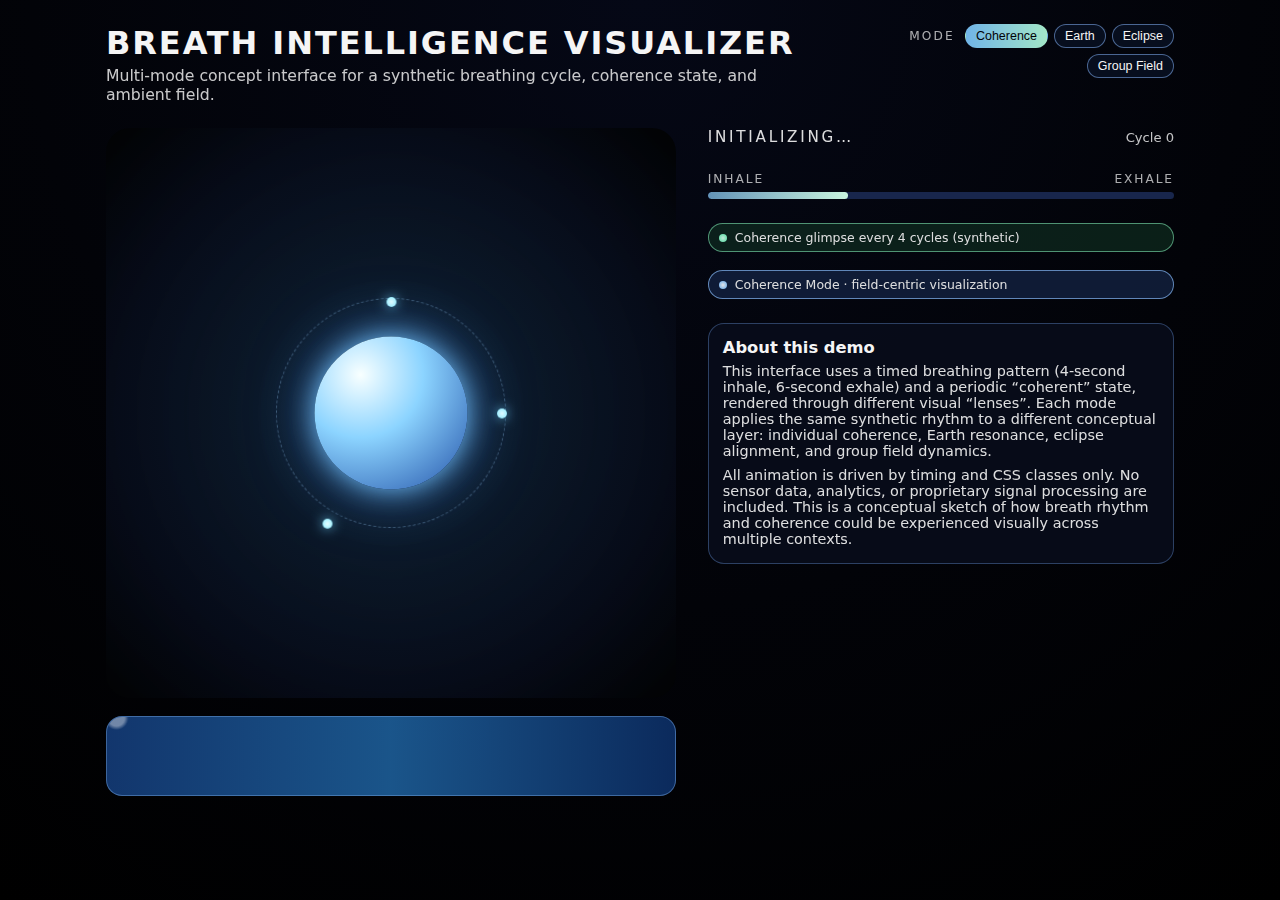
<file: index.html>
<!DOCTYPE html>
<html lang="en">
<head>
  <meta charset="UTF-8" />
  <title>Breath Intelligence Visualizer — Concept Demo</title>
  <meta name="viewport" content="width=device-width, initial-scale=1.0" />
  <meta http-equiv="refresh" content="0; url=demo/index.html" />
</head>
<body>
  <p>Redirecting to <a href="demo/index.html">demo</a>…</p>
</body>
</html>
</file>
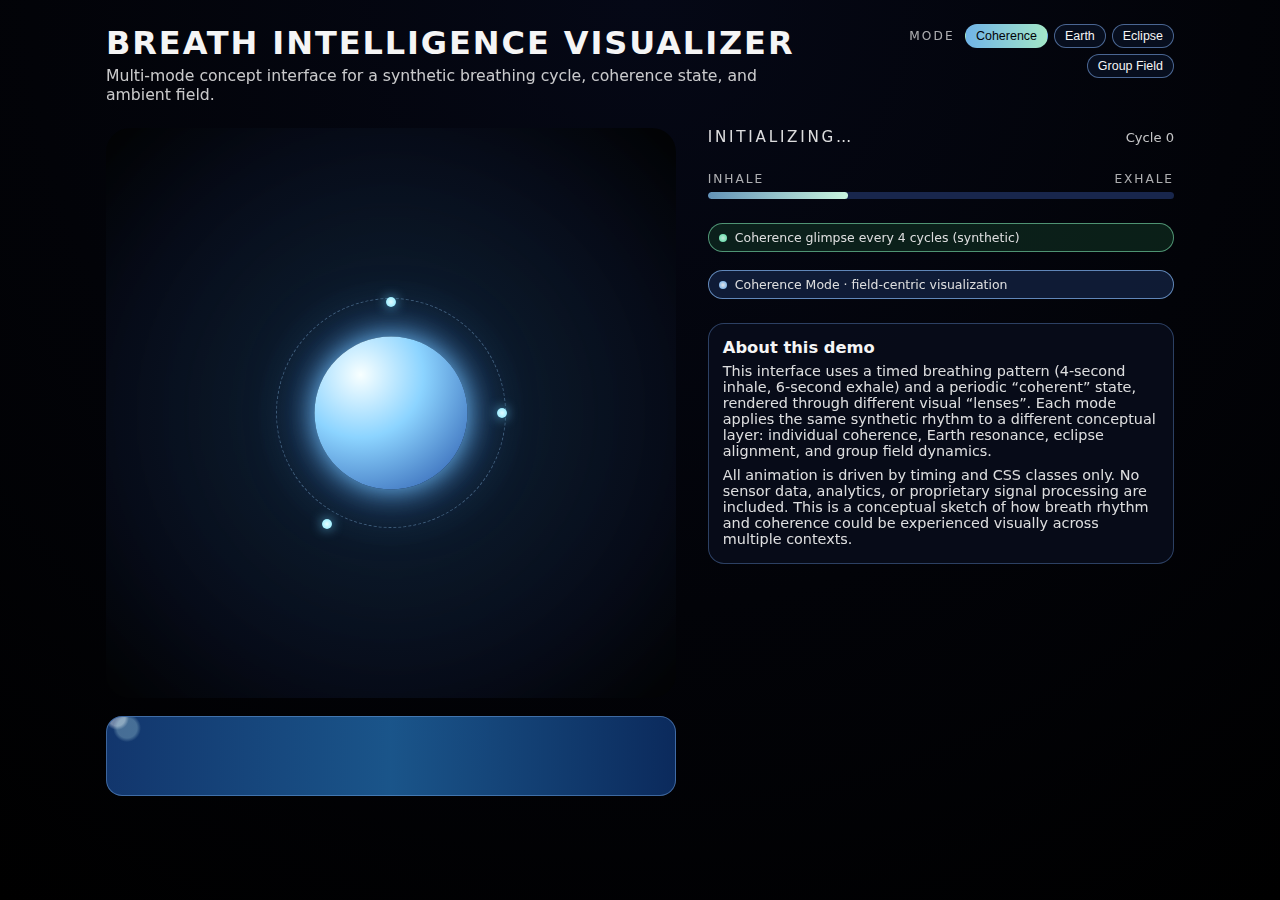
<file: demo/index.html>
<!DOCTYPE html>
<html lang="en">
<head>
  <meta charset="UTF-8" />
  <title>Breath Intelligence Visualizer — Multi-Mode Concept Demo</title>
  <meta name="viewport" content="width=device-width, initial-scale=1.0" />
  <link rel="stylesheet" href="styles.css" />
</head>
<body>
  <div class="page">
    <header class="header">
      <div class="header-text">
        <h1>Breath Intelligence Visualizer</h1>
        <p class="subtitle">
          Multi-mode concept interface for a synthetic breathing cycle, coherence state, and ambient field.
        </p>
      </div>
      <div class="mode-switcher">
        <span class="mode-label">Mode</span>
        <button class="mode-btn active" data-mode="coherence">Coherence</button>
        <button class="mode-btn" data-mode="earth">Earth</button>
        <button class="mode-btn" data-mode="eclipse">Eclipse</button>
        <button class="mode-btn" data-mode="group">Group Field</button>
      </div>
    </header>

    <main class="main">
      <section class="visual-panel">
        <div class="field" id="field">
          <div class="field-glow"></div>

          <div class="orb-ring">
            <div class="orb-particle particle-1"></div>
            <div class="orb-particle particle-2"></div>
            <div class="orb-particle particle-3"></div>
          </div>

          <div class="group-orbs" id="group-orbs">
            <div class="group-orb g1"></div>
            <div class="group-orb g2"></div>
            <div class="group-orb g3"></div>
            <div class="group-orb g4"></div>
          </div>

          <div id="breath-orb" class="orb"></div>

          <div class="eclipse-ring" id="eclipse-ring">
            <div class="eclipse-core"></div>
            <div class="eclipse-corona"></div>
          </div>

          <div class="earth-lines" id="earth-lines">
            <div class="earth-line e1"></div>
            <div class="earth-line e2"></div>
            <div class="earth-line e3"></div>
          </div>
        </div>

        <div class="wave-band">
          <div class="wave wave-1"></div>
          <div class="wave wave-2"></div>
        </div>
      </section>

      <section class="info-panel">
        <div class="state-row">
          <p id="state-text" class="state-text">Initializing…</p>
          <span id="cycle-text" class="cycle-text">Cycle 0</span>
        </div>

        <div class="rhythm-bar-wrapper">
          <div class="rhythm-labels">
            <span>Inhale</span>
            <span>Exhale</span>
          </div>
          <div class="rhythm-track">
            <div id="rhythm-indicator" class="rhythm-indicator"></div>
          </div>
        </div>

        <div class="pill pill-coherent">
          <span class="pill-dot"></span>
          <span>Coherence glimpse every 4 cycles (synthetic)</span>
        </div>

        <div class="pill pill-mode">
          <span class="pill-dot pill-dot-mode"></span>
          <span id="mode-pill-text">
            Coherence Mode · field-centric visualization
          </span>
        </div>

        <div class="copy-block">
          <h2>About this demo</h2>
          <p>
            This interface uses a timed breathing pattern (4-second inhale, 6-second exhale)
            and a periodic “coherent” state, rendered through different visual “lenses”.
            Each mode applies the same synthetic rhythm to a different conceptual layer:
            individual coherence, Earth resonance, eclipse alignment, and group field dynamics.
          </p>
          <p>
            All animation is driven by timing and CSS classes only. No sensor data, analytics,
            or proprietary signal processing are included. This is a conceptual sketch of how
            breath rhythm and coherence could be experienced visually across multiple contexts.
          </p>
        </div>
      </section>
    </main>
  </div>

  <script src="app.js"></script>
</body>
</html>
</file>
<file: demo/styles.css>
*,
*::before,
*::after {
  box-sizing: border-box;
  margin: 0;
  padding: 0;
}

body {
  font-family: system-ui, -apple-system, BlinkMacSystemFont, "Segoe UI",
    sans-serif;
  background: radial-gradient(circle at top, #050816, #020308 55%, #000000);
  color: #f5f5f5;
  min-height: 100vh;
  display: flex;
  justify-content: center;
}

.page {
  width: 100%;
  max-width: 1100px;
  padding: 24px 16px 48px;
}

/* Header */

.header {
  display: flex;
  justify-content: space-between;
  align-items: flex-start;
  margin-bottom: 24px;
  gap: 16px;
}

.header-text h1 {
  font-size: 2rem;
  letter-spacing: 0.06em;
  text-transform: uppercase;
  margin-bottom: 4px;
}

.subtitle {
  font-size: 0.98rem;
  opacity: 0.82;
}

/* Mode switcher */

.mode-switcher {
  display: inline-flex;
  flex-wrap: wrap;
  justify-content: flex-end;
  gap: 6px;
  align-items: center;
}

.mode-label {
  font-size: 0.76rem;
  text-transform: uppercase;
  letter-spacing: 0.18em;
  opacity: 0.7;
  margin-right: 4px;
}

.mode-btn {
  border-radius: 999px;
  border: 1px solid rgba(110, 150, 210, 0.65);
  background: rgba(8, 16, 32, 0.9);
  color: #f5f5f5;
  font-size: 0.78rem;
  padding: 4px 10px;
  cursor: pointer;
  transition: background 0.18s ease, border-color 0.18s ease,
    transform 0.08s ease;
}

.mode-btn:hover {
  transform: translateY(-1px);
}

.mode-btn.active {
  background: linear-gradient(
    to right,
    rgba(125, 200, 255, 0.9),
    rgba(180, 255, 220, 0.9)
  );
  border-color: transparent;
  color: #020308;
}

/* Layout */

.main {
  display: flex;
  flex-direction: column;
  gap: 24px;
}

@media (min-width: 840px) {
  .main {
    flex-direction: row;
    gap: 32px;
  }
}

.visual-panel {
  flex: 1.1;
  display: flex;
  flex-direction: column;
  gap: 18px;
}

.info-panel {
  flex: 0.9;
  display: flex;
  flex-direction: column;
  gap: 18px;
}

/* Field / Orb */

.field {
  position: relative;
  width: 100%;
  aspect-ratio: 1 / 1;
  border-radius: 24px;
  background: radial-gradient(circle at center, #071628, #030510 70%, #000000);
  overflow: hidden;
  display: flex;
  align-items: center;
  justify-content: center;
}

.field-glow {
  position: absolute;
  width: 220%;
  height: 220%;
  background: radial-gradient(circle at center,
      rgba(120, 200, 255, 0.08),
      transparent 55%);
  filter: blur(8px);
  z-index: 0;
}

/* z-index layering */

.earth-lines { z-index: 1; }
.eclipse-ring { z-index: 1; }
.orb-ring     { z-index: 2; }
.group-orbs   { z-index: 3; }
.orb          { z-index: 4; }

/* Orb */

.orb {
  position: relative;
  width: 170px;
  height: 170px;
  border-radius: 50%;
  background: radial-gradient(circle at 30% 25%, #f8ffff, #8cd4ff 40%, #2452a8);
  box-shadow:
    0 0 28px rgba(120, 200, 255, 0.85),
    0 0 70px rgba(80, 160, 255, 0.6);
  transform: scale(0.9);
  transition: transform 1.1s ease-in-out, box-shadow 0.8s ease-in-out,
    filter 0.8s ease-in-out;
}

.orb.inhale {
  transform: scale(1.1);
}

.orb.exhale {
  transform: scale(0.78);
}

.orb.coherent {
  box-shadow:
    0 0 32px rgba(160, 255, 210, 0.95),
    0 0 80px rgba(120, 240, 200, 0.7);
  filter: saturate(1.1);
}

/* Orbital ring / particles */

.orb-ring {
  position: absolute;
  width: 230px;
  height: 230px;
  border-radius: 50%;
  border: 1px dashed rgba(160, 210, 255, 0.35);
  animation: orbit-rotate 24s linear infinite;
}

@keyframes orbit-rotate {
  from { transform: rotate(0deg); }
  to   { transform: rotate(360deg); }
}

.orb-particle {
  position: absolute;
  width: 10px;
  height: 10px;
  border-radius: 999px;
  background: radial-gradient(circle at center,
      #eaffff,
      #b0f5ff 60%,
      #54d6ff);
  box-shadow: 0 0 12px rgba(110, 210, 255, 0.85);
}

.particle-1 { top: -2px; left: 50%; transform: translateX(-50%); }
.particle-2 { right: -2px; top: 50%; transform: translateY(-50%); }
.particle-3 { bottom: -2px; left: 20%; }

/* Group orbs (Group Mode) */

.group-orbs {
  position: absolute;
  inset: 0;
  opacity: 0;
  pointer-events: none;
  transition: opacity 0.45s ease-out;
  display: flex;
  align-items: center;
  justify-content: center;
}

.group-orbs.active {
  opacity: 1;
}

.group-orb {
  position: absolute;
  width: 24px;
  height: 24px;
  border-radius: 999px;
  background: radial-gradient(circle at center,
      #fdfcff,
      #ffd5a8 55%,
      #ff9f52);
  box-shadow:
    0 0 18px rgba(255, 180, 110, 0.85),
    0 0 40px rgba(255, 150, 90, 0.6);
  opacity: 0.9;
}

.group-orb.g1 { top: 14%; left: 22%; }
.group-orb.g2 { top: 20%; right: 16%; }
.group-orb.g3 { bottom: 18%; left: 26%; }
.group-orb.g4 { bottom: 12%; right: 20%; }

/* Eclipse mode */

.eclipse-ring {
  position: absolute;
  inset: 0;
  opacity: 0;
  pointer-events: none;
  transition: opacity 0.5s ease-out;
  display: flex;
  align-items: center;
  justify-content: center;
}

.eclipse-ring.active {
  opacity: 1;
}

.eclipse-core {
  position: absolute;
  width: 130px;
  height: 130px;
  border-radius: 999px;
  background: #020308;
  box-shadow: 0 0 18px rgba(0, 0, 0, 0.9);
}

.eclipse-corona {
  position: absolute;
  width: 185px;
  height: 185px;
  border-radius: 999px;
  background: radial-gradient(circle at center,
      rgba(255, 255, 255, 0.95),
      rgba(255, 230, 180, 0.7),
      transparent 70%);
}

/* Earth mode */

.earth-lines {
  position: absolute;
  inset: 0;
  pointer-events: none;
  opacity: 0;
  transition: opacity 0.5s ease-out;
}

.earth-lines.active {
  opacity: 1;
}

.earth-line {
  position: absolute;
  width: 2px;
  height: 55%;
  bottom: 6%;
  background: linear-gradient(
    to top,
    rgba(120, 200, 255, 0),
    rgba(160, 235, 255, 0.8)
  );
}

.earth-line.e1 { left: 30%; }
.earth-line.e2 { left: 50%; }
.earth-line.e3 { left: 70%; }

/* Wave band at bottom */

.wave-band {
  position: relative;
  width: 100%;
  height: 80px;
  border-radius: 16px;
  overflow: hidden;
  background: linear-gradient(
    to right,
    rgba(30, 90, 180, 0.6),
    rgba(40, 130, 210, 0.65),
    rgba(16, 60, 130, 0.7)
  );
  border: 1px solid rgba(110, 160, 220, 0.5);
}

.wave {
  position: absolute;
  width: 200%;
  height: 200%;
  top: -50%;
  opacity: 0.9;
}

.wave-1 {
  background-image: radial-gradient(circle at 10px 40px,
      rgba(255, 255, 255, 0.45) 8px,
      transparent 12px);
  animation: wave-move 18s linear infinite;
}

.wave-2 {
  background-image: radial-gradient(circle at 20px 50px,
      rgba(210, 255, 255, 0.3) 10px,
      transparent 14px);
  animation: wave-move 26s linear infinite reverse;
}

@keyframes wave-move {
  from { transform: translateX(0); }
  to   { transform: translateX(-50%); }
}

/* Info Panel */

.state-row {
  display: flex;
  justify-content: space-between;
  align-items: baseline;
}

.state-text {
  font-size: 0.95rem;
  text-transform: uppercase;
  letter-spacing: 0.18em;
  opacity: 0.9;
}

.cycle-text {
  font-size: 0.82rem;
  opacity: 0.8;
}

.rhythm-bar-wrapper {
  margin-top: 8px;
  margin-bottom: 6px;
}

.rhythm-labels {
  display: flex;
  justify-content: space-between;
  font-size: 0.76rem;
  text-transform: uppercase;
  letter-spacing: 0.16em;
  opacity: 0.7;
  margin-bottom: 6px;
}

.rhythm-track {
  position: relative;
  width: 100%;
  height: 7px;
  border-radius: 999px;
  background: rgba(25, 40, 80, 0.95);
  overflow: hidden;
}

.rhythm-indicator {
  position: absolute;
  top: 0;
  left: 0;
  height: 7px;
  width: 30%;
  border-radius: 999px;
  background: linear-gradient(
    to right,
    rgba(150, 220, 255, 0.6),
    rgba(210, 255, 230, 0.95)
  );
  transform: translateX(0%);
  transition: transform 0.3s linear;
}

/* Pills */

.pill {
  display: inline-flex;
  align-items: center;
  gap: 8px;
  padding: 6px 10px;
  border-radius: 999px;
  font-size: 0.78rem;
  opacity: 0.9;
}

.pill-coherent {
  background: rgba(20, 60, 40, 0.55);
  border: 1px solid rgba(120, 220, 170, 0.7);
}

.pill-mode {
  background: rgba(20, 36, 70, 0.8);
  border: 1px solid rgba(130, 180, 240, 0.8);
}

.pill-dot,
.pill-dot-mode {
  width: 8px;
  height: 8px;
  border-radius: 999px;
}

.pill-dot {
  background: radial-gradient(circle at center,
      #d8ffef,
      #7cf7c1 70%,
      #34c489);
}

.pill-dot-mode {
  background: radial-gradient(circle at center,
      #fdfcff,
      #a3d4ff 60%,
      #548dff);
}

/* Copy block */

.copy-block {
  margin-top: 6px;
  padding: 14px 14px 16px;
  border-radius: 16px;
  background: rgba(8, 12, 26, 0.92);
  border: 1px solid rgba(70, 100, 150, 0.6);
}

.copy-block h2 {
  font-size: 1.02rem;
  margin-bottom: 6px;
}

.copy-block p {
  font-size: 0.9rem;
  opacity: 0.9;
}

.copy-block p + p {
  margin-top: 8px;
}
</file>
